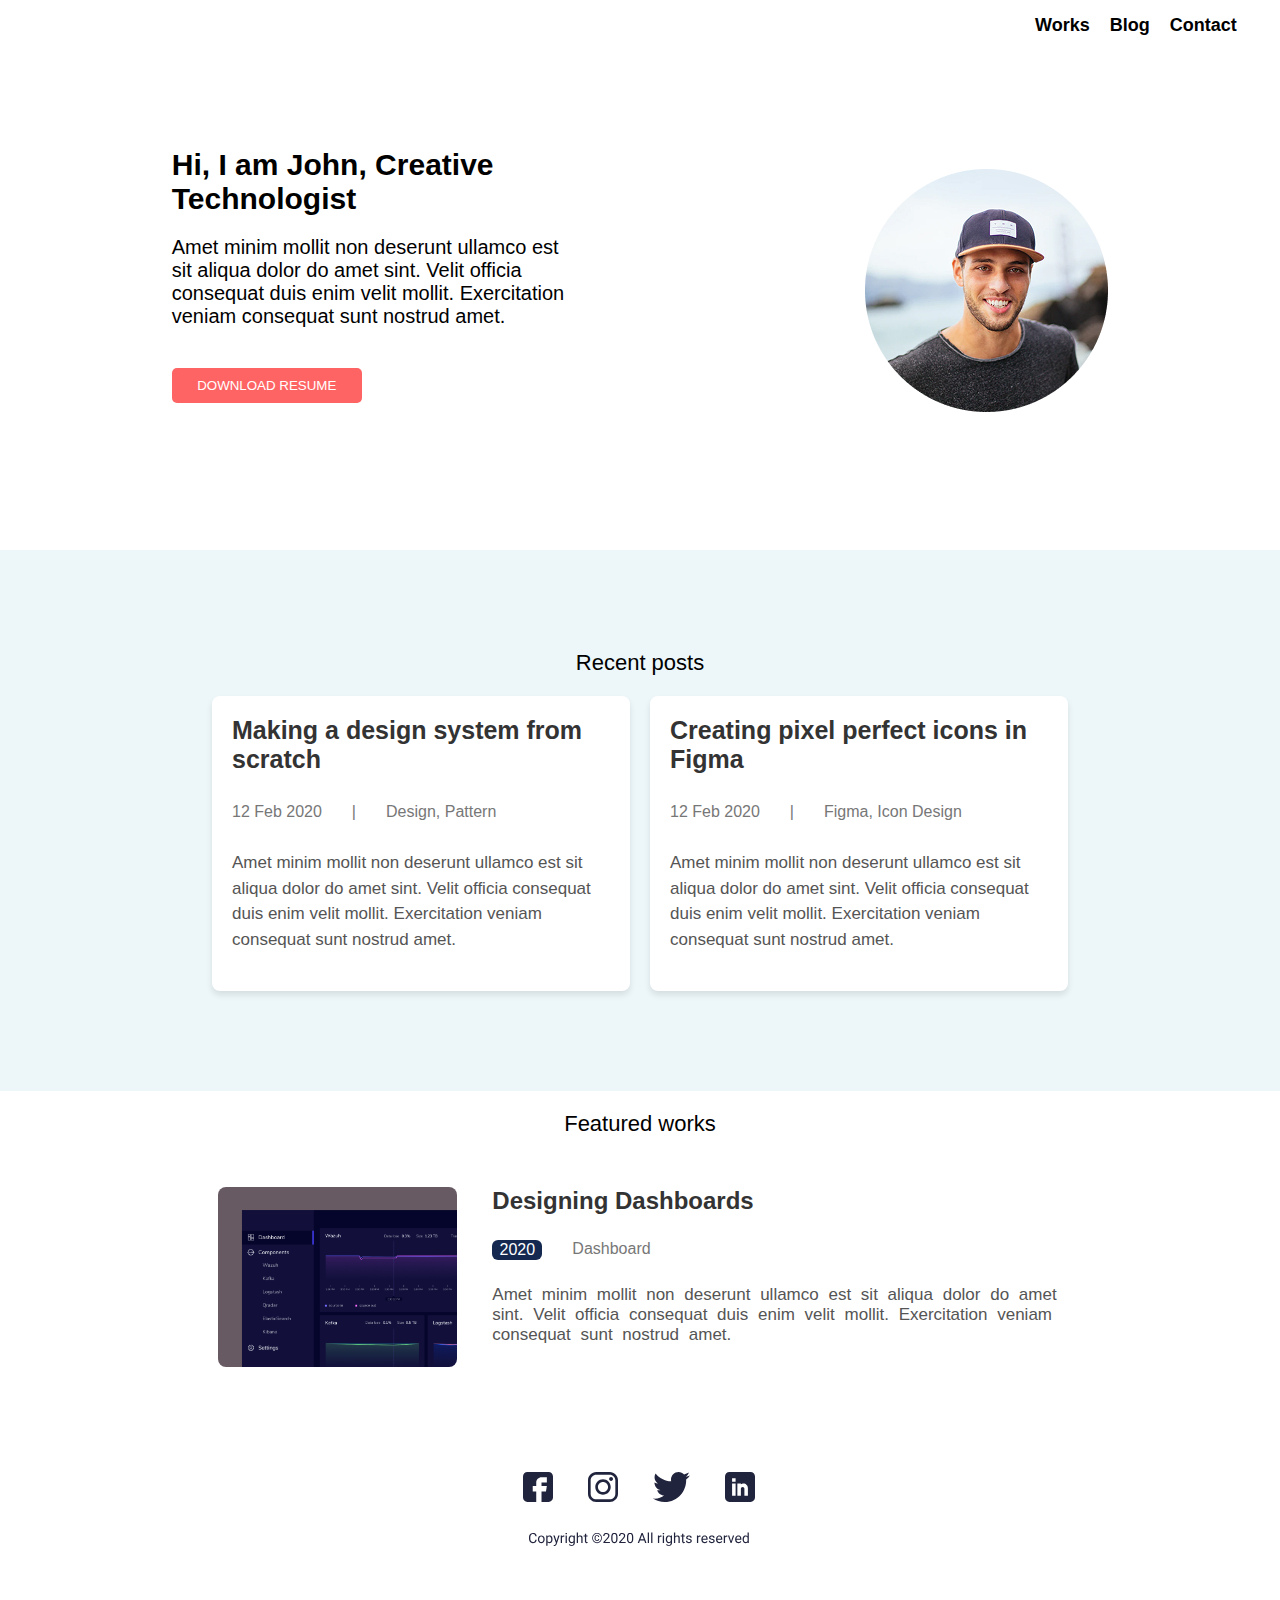
<file: index.html>
<!DOCTYPE html>
<html lang="en">

<head>
    <meta charset="UTF-8">
    <meta name="viewport" content="width=device-width, initial-scale=1.0">
    <title>Document</title>
    <link rel="stylesheet" href="./index.css">
</head>

<body>
    <div class="wrapper">
        <div class="navbar">
            <div class="networks">
                <a href="./works.html">Works</a>
                <a href="./blog.html">Blog</a>
                <a href="./detail.html">Contact</a>
            </div>
            <div class="img">
                <img src="./uploads/Ellipse 1 (1).jpg" alt="image">
            </div>
            <div class="names">
                <h2>Hi, I am John,
                    Creative Technologist
                </h2>
                <p>Amet minim mollit non deserunt ullamco est sit aliqua dolor do amet sint. Velit officia consequat
                    duis
                    enim velit mollit. Exercitation veniam consequat sunt nostrud amet.</p>
                <button>Download Resume</button>
            </div>
        </div>
        <div class="container">
            <div class="header">
                <h4>Recent posts</h4>
            </div>
            <div class="card">
                <h2>Making a design system from scratch</h2>
                <div class="meta">
                    <p>12 Feb 2020</p> |
                    <p>Design, Pattern</p>
                </div>
                <p class="description">
                    Amet minim mollit non deserunt ullamco est sit aliqua dolor do amet sint.
                    Velit officia consequat duis enim velit mollit. Exercitation veniam consequat sunt nostrud amet.
                </p>
            </div>
            <div class="card">
                <h2>Creating pixel perfect icons in Figma</h2>
                <div class="meta">
                    <p>12 Feb 2020</p>|
                    <p>Figma, Icon Design</p>
                </div>
                <p class="description">
                    Amet minim mollit non deserunt ullamco est sit aliqua dolor do amet sint.
                    Velit officia consequat duis enim velit mollit. Exercitation veniam consequat sunt nostrud amet.
                </p>
            </div>

        </div>
        <div class="nav2">
            <div class="header2">
                <h4>Featured works</h4>
            </div>
            <div class="box">
                <div class="img2">
                    <img src="./uploads/1c6bbc0be719e9d93c02a87ba51308ebb0297cdf.png" alt="image">
                </div>
                <div class="content">
                    <div class="title">
                        <h2>Designing Dashboards</h2>
                    </div>
                    <div class="meta2">
                        <p class="p">2020</p>
                        <p>Dashboard</p>
                    </div>
                    <div class="text">
                        <p>Amet minim mollit non deserunt ullamco est sit aliqua dolor do amet sint.
                            Velit officia consequat duis enim velit mollit. Exercitation veniam consequat sunt nostrud
                            amet.
                        </p>
                    </div>
                </div>
            </div>
            <div class="icon">
                <img src="./uploads/Footer.svg" alt="icon">
            </div>
        </div>
    </div>
</body>

</html>
</file>
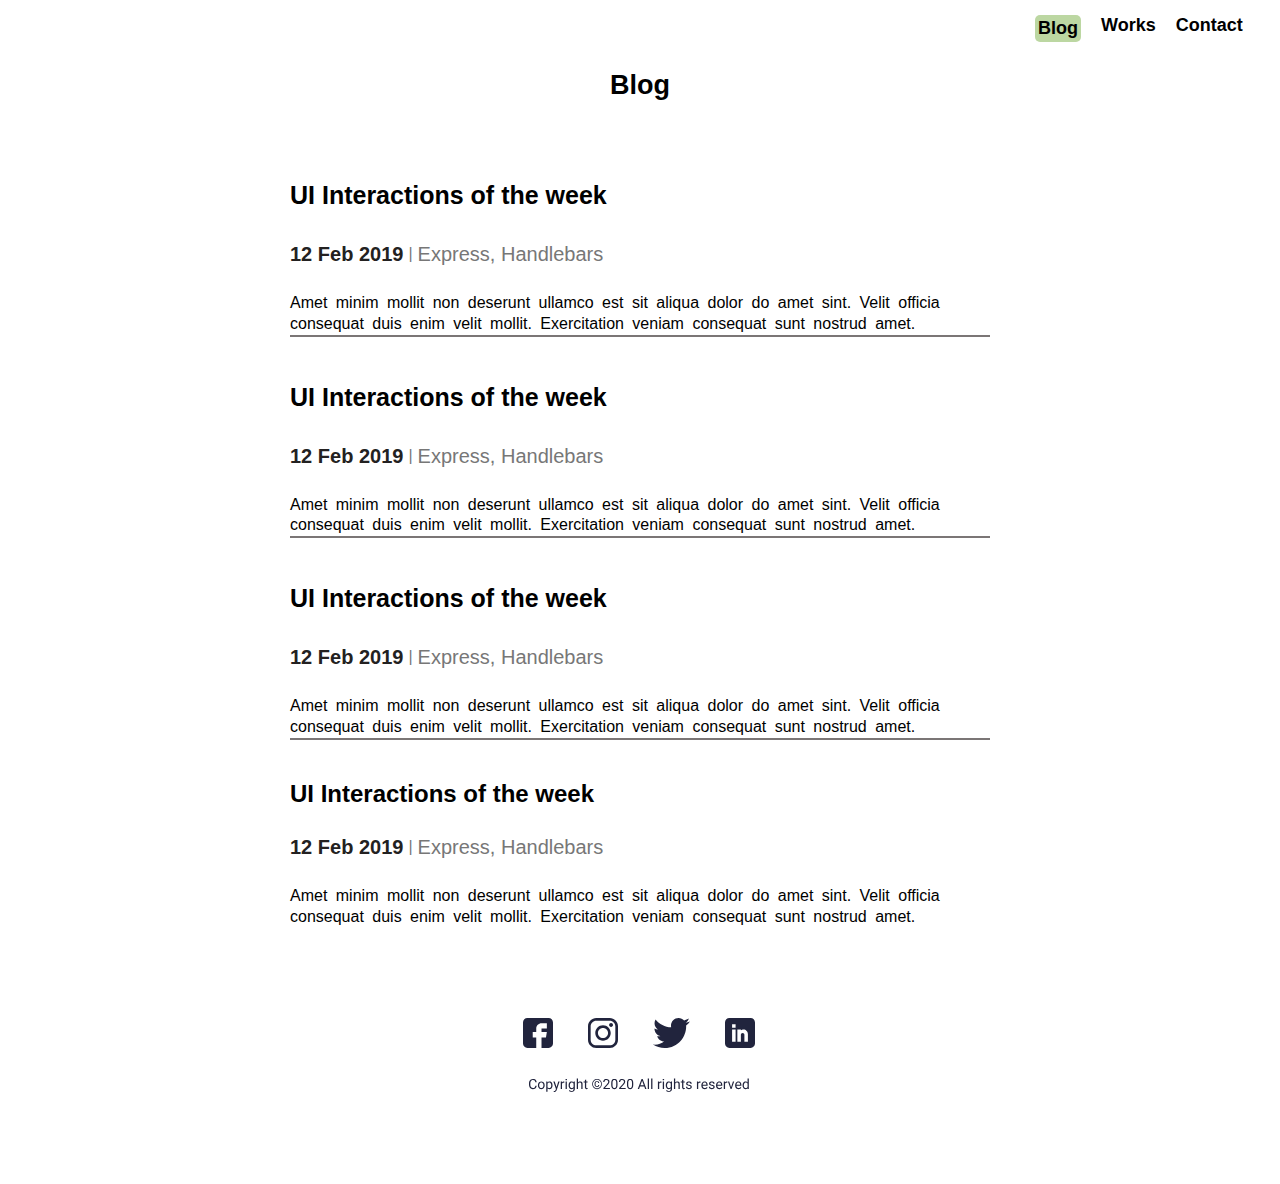
<file: blog.html>
<!DOCTYPE html>
<html lang="en">

<head>
    <meta charset="UTF-8">
    <meta name="viewport" content="width=device-width, initial-scale=1.0">
    <title>Document</title>
    <link rel="stylesheet" href="./blog.css">
</head>

<body>
    <div class="navbar">
        <div class="networks">
            <a class="b" href="./blog.html">Blog</a>
            <a href="./works.html">Works</a>
            <a href="./detail.html">Contact</a>
        </div>
        <div class="header">
            <h2>Blog</h2>
        </div>
        <div class="box">
            <div class="title">
                <h2>UI Interactions of the week</h2>
            </div>
            <div class="meta">
                <p class="m">12 Feb 2019</p>|
                <p>Express, Handlebars</p>
            </div>
            <div class="text">
                <p>
                    Amet minim mollit non deserunt ullamco est sit aliqua dolor do amet sint. Velit officia consequat
                    duis
                    enim velit mollit. Exercitation veniam consequat sunt nostrud amet.
                </p>
            </div>
        </div>
        <div class="box">
            <div class="title">
                <h2>UI Interactions of the week</h2>
            </div>
            <div class="meta">
                <p class="m">12 Feb 2019</p>|
                <p>Express, Handlebars</p>
            </div>
            <div class="text">
                <p>
                    Amet minim mollit non deserunt ullamco est sit aliqua dolor do amet sint. Velit officia consequat
                    duis
                    enim velit mollit. Exercitation veniam consequat sunt nostrud amet.
                </p>
            </div>
        </div>
        <div class="box">
            <div class="title">
                <h2>UI Interactions of the week</h2>
            </div>
            <div class="meta">
                <p class="m">12 Feb 2019</p>|
                <p>Express, Handlebars</p>
            </div>
            <div class="text">
                <p>
                    Amet minim mollit non deserunt ullamco est sit aliqua dolor do amet sint. Velit officia consequat
                    duis
                    enim velit mollit. Exercitation veniam consequat sunt nostrud amet.
                </p>
            </div>
        </div>
        <div class="box4">
            <div class="title">
                <h2>UI Interactions of the week</h2>
            </div>
            <div class="meta">
                <p class="m">12 Feb 2019</p>|
                <p>Express, Handlebars</p>
            </div>
            <div class="text">
                <p>
                    Amet minim mollit non deserunt ullamco est sit aliqua dolor do amet sint. Velit officia consequat
                    duis
                    enim velit mollit. Exercitation veniam consequat sunt nostrud amet.
                </p>
            </div>
        </div>
        <div class="icon">
            <img src="./uploads/Footer.svg" alt="icon">
        </div>
    </div>
</body>

</html>
</file>
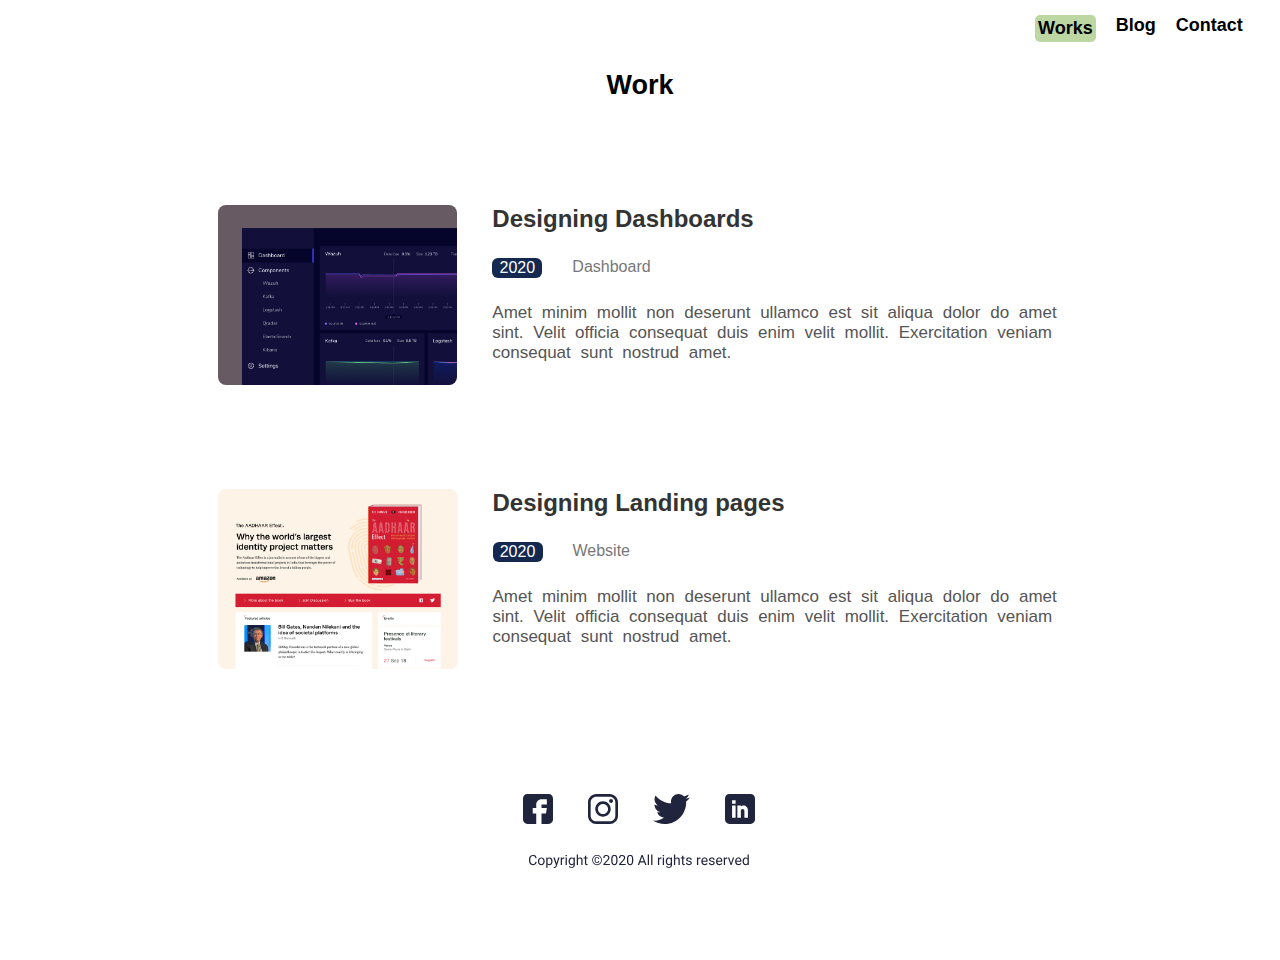
<file: works.html>
<!DOCTYPE html>
<html lang="en">

<head>
    <meta charset="UTF-8">
    <meta name="viewport" content="width=device-width, initial-scale=1.0">
    <title>Document</title>
    <link rel="stylesheet" href="./works.css">
</head>

<body>
    <div class="navbar">
        <div class="networks">
            <a class="b" href="./works.html">Works</a>
            <a href="./blog.html">Blog</a>
            <a href="./detail.html">Contact</a>
        </div>
        <div class="header">
            <h2>Work</h2>
        </div>
        <div class="box">
            <div class="img2">
                <img src="./uploads/1c6bbc0be719e9d93c02a87ba51308ebb0297cdf.png" alt="image">
            </div>
            <div class="content">
                <div class="title">
                    <h2>Designing Dashboards</h2>
                </div>
                <div class="meta2">
                    <p class="p">2020</p>
                    <p>Dashboard</p>
                </div>
                <div class="text">
                    <p>Amet minim mollit non deserunt ullamco est sit aliqua dolor do amet sint.
                        Velit officia consequat duis enim velit mollit. Exercitation veniam consequat sunt nostrud amet.
                    </p>
                </div>
            </div>
        </div>
        <div class="box">
            <div class="img2">
                <img src="./uploads/32e85901041642efedbe4da956dd72b6cf0f4834.png" alt="image">
            </div>
            <div class="content">
                <div class="title">
                    <h2>Designing Landing pages</h2>
                </div>
                <div class="meta2">
                    <p class="p">2020</p>
                    <p>Website</p>
                </div>
                <div class="text">
                    <p>Amet minim mollit non deserunt ullamco est sit aliqua dolor do amet sint.
                        Velit officia consequat duis enim velit mollit. Exercitation veniam consequat sunt nostrud amet.
                    </p>
                </div>
            </div>
        </div>
        <div class="icon">
            <img src="./uploads/Footer.svg" alt="icon">
        </div>

    </div>
</body>

</html>
</file>
<file: index.css>
* {
    margin: 0;
    padding: 0;
    box-sizing: border-box;
    font-family: sans-serif;
}

.navbar {
    padding: 15px;
    margin: 10px;
    display: flex;
    flex-direction: row-reverse;
    justify-content: space-around;
    align-items: center;
}

.networks {
    width: 230px;
    font-size: large;
    position: absolute;
    top: 15px;
    right: 15px;
    display: flex;
    gap: 20px;
    text-decoration: none;
    color: black;
    font-weight: bold;
}

.names {
    font-size: 20px;
    display: flex;
    flex-direction: column;
    gap: 20px;
    max-width: 400px;
}

.img {
    height: 500px;
    padding-top: 30px;
    display: flex;
    align-items: center;
}

.names button {
    width: 190px;
    margin-top: 20px;
    padding: 10px 20px;
    background-color: #FF6464;
    color: #fff;
    border: none;
    cursor: pointer;
    border-radius: 5px;
    text-transform: uppercase;
}

.names button:hover {
    background-color: crimson;
}

.networks a {
    color: black;
    text-decoration: none;
}

.networks a:hover {
    color: red;
    text-decoration: underline;
}

.container {
    display: flex;
    flex-wrap: wrap;
    gap: 20px;
    justify-content: center;
    padding: 100px 0;
    max-width: 100%;
    background-color: #EDF7FA;
}

.header {
    width: 100%;
    display: flex;
    justify-content: space-around;
    ;
    align-items: center;
    padding: 0 20px;
    box-sizing: border-box;
}

.header h4 {
    margin: 0;
    font-size: 22px;
    font-weight: 400;
}

.header a {
    text-decoration: none;
    color: #007BFF;
    font-size: 16px;
    transition: color 0.3s;
}

.header a:hover {
    color: #0056b3;
}

.card {
    max-width: 418px;
    height: 295px;
    background-color: #FFFFFF;
    border-radius: 8px;
    padding: 20px;
    flex: 1 1 calc(50% - 20px);
    box-sizing: border-box;
    box-shadow: 0 4px 6px rgba(0, 0, 0, 0.1);
    transition: transform 0.2s;
    display: flex;
    flex-wrap: wrap;
}

.card h2 {
    margin-top: 0;
    font-size: 25px;
    color: #333333;
}

.meta {
    display: flex;
    gap: 30px;
    color: #777777;
    font-size: 16px;
    margin: 10px 0;
}

.description {
    font-size: 17px;
    line-height: 1.5;
    color: #555555;
}

.nav2 {
    display: flex;
    flex-direction: column;
    gap: 20px;
    padding: 20px;
}

.header2 {
    width: 100%;
    display: flex;
    justify-content: space-around;
    align-items: center;
    padding: 0 20px;
    box-sizing: border-box;

}

.header2 h4 {
    margin: 0;
    font-size: 22px;
    font-weight: 400;
}

.box {
    position: relative;
    display: flex;
    max-width: 100%;
    padding: 30px;
    margin: auto;
    box-sizing: border-box;
    gap: 35px;
    align-items: flex-start;
}

.img2 img {
    max-width: 246px;
    height: 180px;
    border-radius: 8px;
    object-fit: cover;
}

.content {
    display: flex;
    flex-direction: column;
    gap: 25px;
    flex: 1;
}

.title h2 {
    font-size: 24px;
    color: #333333;
    margin: 0;
}

.meta2 {
    display: flex;
    gap: 30px;
    color: #777777;
    font-size: 16px;

}

.p {
    width: 50px;
    height: 20px;
    background-color: #142850;
    color: #FFFFFF;
    border-radius: 6px;
    display: flex;
    justify-content: center;
    align-items: center;
}

.text p {
    max-width: 570px;
    display: flex;
    font-size: 17px;
    color: #555555;
    margin: 0;
    word-spacing: 5px;
}

.icon {
    display: flex;
    justify-content: center;
    align-items: center;
}

@media (max-width: 768px) {
    .navbar {
        flex-direction: column;
        align-items: center;
        justify-content: center;
        gap: 10px;
    }


    .networks {
        position: static;
        width: auto;
        flex-direction: row;
        justify-content: flex-end;
        gap: 15px;
        margin-top: 10px;
    }

    .names {
        font-size: 18px;
        align-items: center;
        text-align: center;
        max-width: 100%;
    }

    .img {
        height: auto;
        width: 100%;
        justify-content: center;
        padding-top: 20px;
    }

    .container {
        display: flex;
        flex-wrap: wrap;
        gap: 10px;
        width: 100%;
        box-sizing: border-box;
    }


    .header,
    .header2 {
        flex-direction: column;
        align-items: flex-start;
        gap: 10px;
    }

    .header a,
    .header2 h4 {
        font-size: 18px;
    }

    .card {
        flex: 1 1 100%;
        max-width: 100%;
        height: auto;
    }


    .box {
        flex-direction: column;
        align-items: center;
        gap: 20px;
        padding: 20px;
    }

    .img2 img {
        max-width: 100%;
        height: auto;
    }

    .content {
        gap: 15px;
        align-items: center;
        text-align: center;
    }

    .title h2 {
        font-size: 20px;
    }

    .meta,
    .meta2 {
        flex-direction: column;
        gap: 10px;
        align-items: center;
    }

    .text p {
        font-size: 16px;
        max-width: 100%;
        word-spacing: 3px;
    }

    .names button {
        width: 100%;
        max-width: 250px;
    }

}
</file>
<file: blog.css>
* {
    margin: 0;
    padding: 0;
    box-sizing: border-box;
    font-family: sans-serif;
}

body {
    padding: 10px;
}

.navbar {
    display: flex;
    flex-direction: column;
    justify-content: center;
    align-items: center;
    gap: 40px;
    padding: 15px;
    margin: 10px;
}

.networks {
    width: 230px;
    font-size: large;
    position: absolute;
    top: 15px;
    right: 15px;
    display: flex;
    gap: 20px;
    text-decoration: none;
    color: black;
    font-weight:bold;
}

.networks a {
    color: black;
    text-decoration: none;
}

.networks a:hover {
    color: red;
    text-decoration: underline;
}
.b{
    background-color: rgb(188, 215, 162);
    border-radius: 5px;
    padding: 3px;
}

.header {
    font-size: large;
    height: 100px;
    display: flex;
    justify-content: flex-start;
    align-items: center;
    box-sizing: border-box;
    font-weight: bold;
}

.box {
    display: flex;
    flex-direction: column;
    gap: 27px;
    border-bottom: 2px solid #7b7676;
    
}

.box h2 {
    font-size: 25px;
    margin: 5px 0;
    line-height: 1.2;
}

.meta {
    display: flex;
    align-items: center;
    gap: 5px;
    color: #777777;
    font-size: 16px;
}

.meta p {
    font-size: 20px;
    line-height: 1.2;
    margin: 0;
}

.m {
    font-weight: bold;
    color: rgb(35, 33, 33);
}

.text {
    max-width: 700px;
    word-spacing: 4px;
}

.text p {
    line-height: 1.3;
    margin: 0;
}

.box4{
    display: flex;
    flex-direction: column;
    gap: 27px;
    border-bottom: none;
    padding-bottom: 0;
}

.icon {
    display: flex;
    justify-content: center;
    align-items: center;
}

@media(max-width:560px) {
    .navbar {
        display: flex;
        flex-direction: column;
        justify-content: center;
        align-items: center;
        gap: 20px;
        padding: 15px;  
        margin: 10px;
    }

    .networks {
        position: static;
        width: 100%;
        font-size: medium;
        justify-content: center;
        flex-wrap: wrap;
        gap: 20px;
    }

    .networks>i {
        font-size: 5rem;
    }

    .b {
        background-color: rgb(188, 215, 162);
        border-radius: 5px;
        padding: 3px;
    }

    .header {
        font-size: large;
        display: flex;
        justify-content: flex-start;
        box-sizing: border-box;
        font-weight: bold;
    }

    .box {
        display: flex;
        flex-direction: column;
        gap: 20px;
        border-bottom: 2px solid #7b7676;

    }

    .box h2 {
        font-size: 20px;
        margin: 5px 0;
        line-height: 1.2;
    }

    .meta {
        display: flex;
        align-items: center;
        gap: 10px;
        color: #777777;
    
    }

    .meta p {
        font-size: 15px;
        line-height: 1.2;
        margin: 0;
    }

    .m {
        font-weight: bold;
        color: rgb(35, 33, 33);
    }

    .text {
        word-spacing: 3px;
    }

    .text p {
        line-height: 1.3;
        margin: 0;
    }

    .box4 {
        display: flex;
        flex-direction: column;
        gap: 20px;
        border-bottom: none;
        padding-bottom: 0;
    }

    .icon {
        display: flex;
        justify-content: center;
        align-items: center;
    }
}
</file>
<file: works.css>
* {
    margin: 0;
    padding: 0;
    box-sizing: border-box;
    font-family: sans-serif;
}

body {
    padding: 10px;
}

.navbar {
    display: flex;
    flex-direction: column;
    justify-content: center;
    align-items: center;
    gap: 40px;
    padding: 15px;
    margin: 10px;
}

.networks {
    width: 230px;
    font-size: large;
    position: absolute;
    top: 15px;
    right: 15px;
    display: flex;
    gap: 20px;
    text-decoration: none;
    color: black;
    font-weight: bold;
}

.networks a {
    color: black;
    text-decoration: none;
}

.networks a:hover {
    color: red;
    text-decoration: underline;
}

.b {
    background-color: rgb(188, 215, 162);
    border-radius: 5px;
    padding: 3px;
}

.header {
    padding: 35px;
    font-size: large;
    height: 100px;
    display: flex;
    justify-content: flex-start;
    align-items: center;
    box-sizing: border-box;
    font-weight: bold;
}

.box {
    position: relative;
    display: flex;
    max-width: 100%;
    padding: 30px;
    margin: auto;
    box-sizing: border-box;
    gap: 35px;
    justify-content: center;
    align-items: flex-start;
}

.img2 img {
    max-width: 246px;
    height: 180px;
    border-radius: 8px;
    object-fit: cover;
}

.content {
    display: flex;
    flex-direction: column;
    gap: 25px;
    flex: 1;
}

.title h2 {
    font-size: 24px;
    color: #333333;
    margin: 0;
}

.meta2 {
    display: flex;
    gap: 30px;
    color: #777777;
    font-size: 16px;

}

.p {
    width: 50px;
    height: 20px;
    background-color: #142850;
    color: #FFFFFF;
    border-radius: 6px;
    display: flex;
    justify-content: center;
    align-items: center;
}

.text p {
    max-width: 570px;
    display: flex;
    font-size: 17px;
    color: #555555;
    margin: 0;
    word-spacing: 5px;
}

.icon {
    display: flex;
    justify-content: center;
    align-items: center;
}

@media(max-width:560px) {
    .navbar {
        display: flex;
        flex-direction: column;
        justify-content: center;
        align-items: center;
        gap: 23px;
        padding: 15px;
        margin: 10px;
    }

    .networks {
        position: static;
        width: 100%;
        font-size: medium;
        justify-content: center;
        flex-wrap: wrap;
        gap: 20px;
    }

    .networks>i {
        font-size: 5rem;
    }

    .b {
        background-color: rgb(188, 215, 162);
        border-radius: 5px;
        padding: 3px;
    }

    .header {
        font-size: large;
        display: flex;
        justify-content: flex-start;
        box-sizing: border-box;
        font-weight: bold;
    }

    .box {
        display: flex;
        flex-wrap: wrap;
        margin: auto;
        box-sizing: border-box;
        gap: 27px;
        justify-content: center;
        align-items: flex-start;
    }

    .img2 img {
        width: 100%;
        /* height: auto; */
        max-width: 100%;
    }

    .content {
        display: flex;
        flex-direction: column;
        gap: 25px;
        flex: 1;
    }

    .title h2 {
        font-size: 24px;
        color: #333333;
        margin: 0;
    }

    .meta2 {
        display: flex;
        gap: 30px;
        color: #777777;
        font-size: 16px;

    }

    .p {
        width: 50px;
        height: 20px;
        background-color: #142850;
        color: #FFFFFF;
        border-radius: 6px;
        display: flex;
        justify-content: center;
        align-items: center;
    }

    .text p {
        display: flex;
        font-size: 15 px;
        color: #555555;
        margin: 0;
        word-spacing: 5px;
    }

    .icon {
        display: flex;
        justify-content: center;
        align-items: center;
    }
}
</file>
